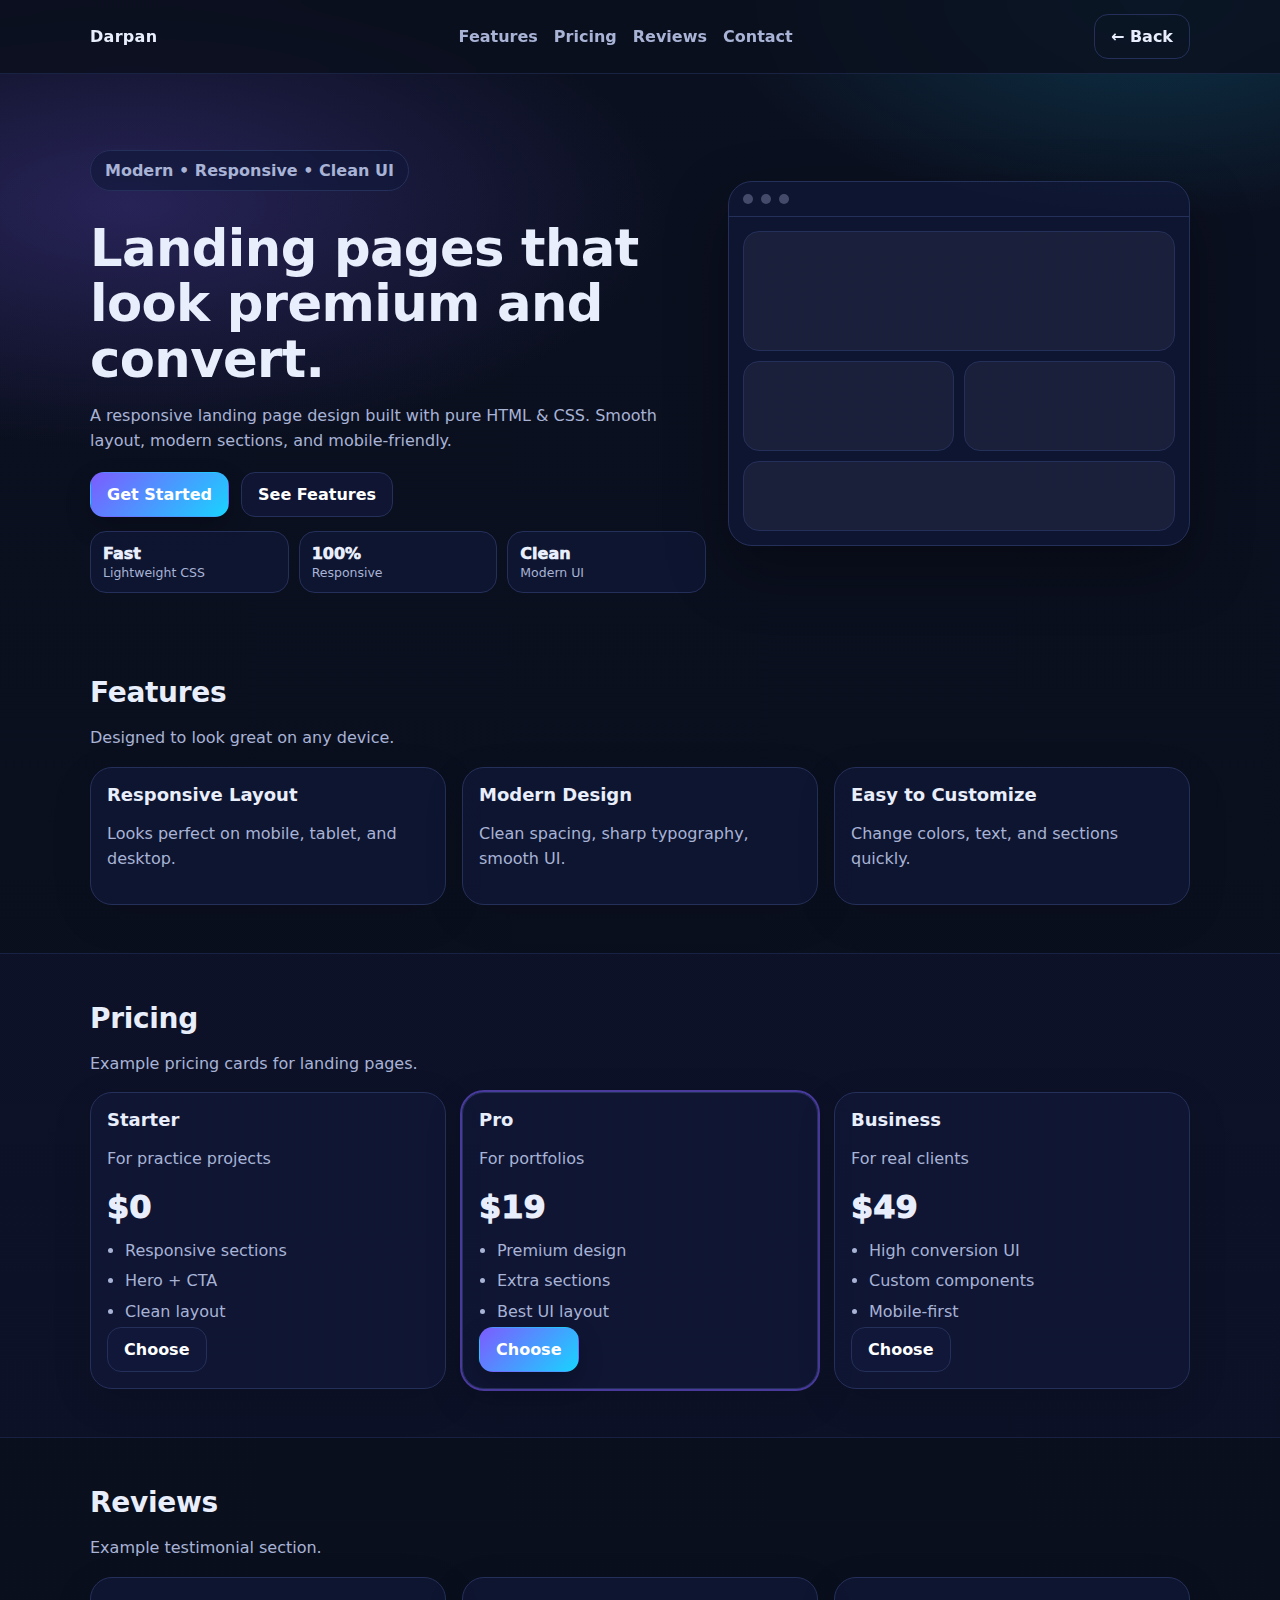
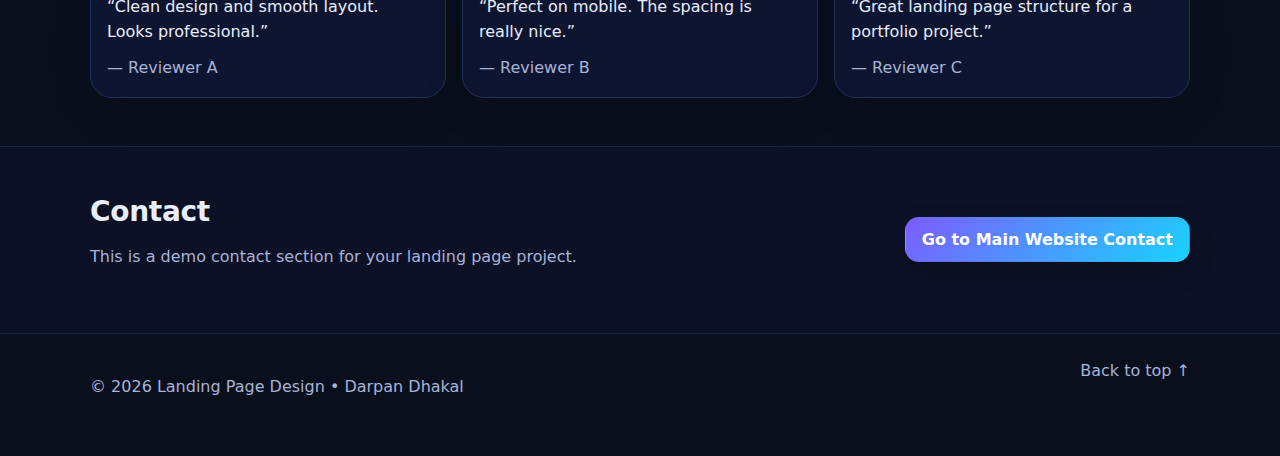
<file: Projects/landing-page/index.html>
<!doctype html>
<html lang="en">
<head>
  <meta charset="utf-8" />
  <meta name="viewport" content="width=device-width, initial-scale=1" />
  <title>Landing Page Design</title>

  <link rel="stylesheet" href="./style.css" />
</head>

<body>
  <header class="header">
    <div class="container nav">
      <a class="logo" href="#">Darpan</a>

      <nav class="links">
        <a href="#features">Features</a>
        <a href="#pricing">Pricing</a>
        <a href="#testimonials">Reviews</a>
        <a href="#contact">Contact</a>
      </nav>

      <a class="btn btn--ghost" href="../../index.html">← Back</a>
    </div>
  </header>

  <main>
    <section class="hero">
      <div class="container heroGrid">
        <div class="heroLeft">
          <p class="pill">Modern • Responsive • Clean UI</p>
          <h1>Landing pages that look premium and convert.</h1>
          <p class="muted">
            A responsive landing page design built with pure HTML & CSS.
            Smooth layout, modern sections, and mobile-friendly.
          </p>

          <div class="cta">
            <a class="btn" href="#pricing">Get Started</a>
            <a class="btn btn--soft" href="#features">See Features</a>
          </div>

          <div class="miniStats">
            <div class="stat">
              <span class="num">Fast</span>
              <span class="label">Lightweight CSS</span>
            </div>
            <div class="stat">
              <span class="num">100%</span>
              <span class="label">Responsive</span>
            </div>
            <div class="stat">
              <span class="num">Clean</span>
              <span class="label">Modern UI</span>
            </div>
          </div>
        </div>

        <div class="heroRight">
          <div class="mock">
            <div class="mockTop">
              <span></span><span></span><span></span>
            </div>
            <div class="mockBody">
              <div class="card big"></div>
              <div class="row">
                <div class="card"></div>
                <div class="card"></div>
              </div>
              <div class="card long"></div>
            </div>
          </div>
        </div>
      </div>
    </section>

    <section id="features" class="section">
      <div class="container">
        <h2>Features</h2>
        <p class="muted">Designed to look great on any device.</p>

        <div class="grid3">
          <article class="box">
            <h3>Responsive Layout</h3>
            <p class="muted">Looks perfect on mobile, tablet, and desktop.</p>
          </article>
          <article class="box">
            <h3>Modern Design</h3>
            <p class="muted">Clean spacing, sharp typography, smooth UI.</p>
          </article>
          <article class="box">
            <h3>Easy to Customize</h3>
            <p class="muted">Change colors, text, and sections quickly.</p>
          </article>
        </div>
      </div>
    </section>

    <section id="pricing" class="section alt">
      <div class="container">
        <h2>Pricing</h2>
        <p class="muted">Example pricing cards for landing pages.</p>

        <div class="grid3">
          <article class="price">
            <h3>Starter</h3>
            <p class="muted">For practice projects</p>
            <p class="money">$0</p>
            <ul>
              <li>Responsive sections</li>
              <li>Hero + CTA</li>
              <li>Clean layout</li>
            </ul>
            <a class="btn btn--soft" href="#contact">Choose</a>
          </article>

          <article class="price featured">
            <h3>Pro</h3>
            <p class="muted">For portfolios</p>
            <p class="money">$19</p>
            <ul>
              <li>Premium design</li>
              <li>Extra sections</li>
              <li>Best UI layout</li>
            </ul>
            <a class="btn" href="#contact">Choose</a>
          </article>

          <article class="price">
            <h3>Business</h3>
            <p class="muted">For real clients</p>
            <p class="money">$49</p>
            <ul>
              <li>High conversion UI</li>
              <li>Custom components</li>
              <li>Mobile-first</li>
            </ul>
            <a class="btn btn--soft" href="#contact">Choose</a>
          </article>
        </div>
      </div>
    </section>

    <section id="testimonials" class="section">
      <div class="container">
        <h2>Reviews</h2>
        <p class="muted">Example testimonial section.</p>

        <div class="grid3">
          <article class="quote">
            <p>“Clean design and smooth layout. Looks professional.”</p>
            <span class="muted">— Reviewer A</span>
          </article>
          <article class="quote">
            <p>“Perfect on mobile. The spacing is really nice.”</p>
            <span class="muted">— Reviewer B</span>
          </article>
          <article class="quote">
            <p>“Great landing page structure for a portfolio project.”</p>
            <span class="muted">— Reviewer C</span>
          </article>
        </div>
      </div>
    </section>

    <section id="contact" class="section alt">
      <div class="container contact">
        <div>
          <h2>Contact</h2>
          <p class="muted">This is a demo contact section for your landing page project.</p>
        </div>
        <a class="btn" href="../../index.html#contact">Go to Main Website Contact</a>
      </div>
    </section>
  </main>

  <footer class="footer">
    <div class="container foot">
      <p class="muted">© <span id="y"></span> Landing Page Design • Darpan Dhakal</p>
      <a class="muted" href="#top">Back to top ↑</a>
    </div>
  </footer>

  <script>
    document.getElementById("y").textContent = new Date().getFullYear();
  </script>
</body>
</html>
</file>
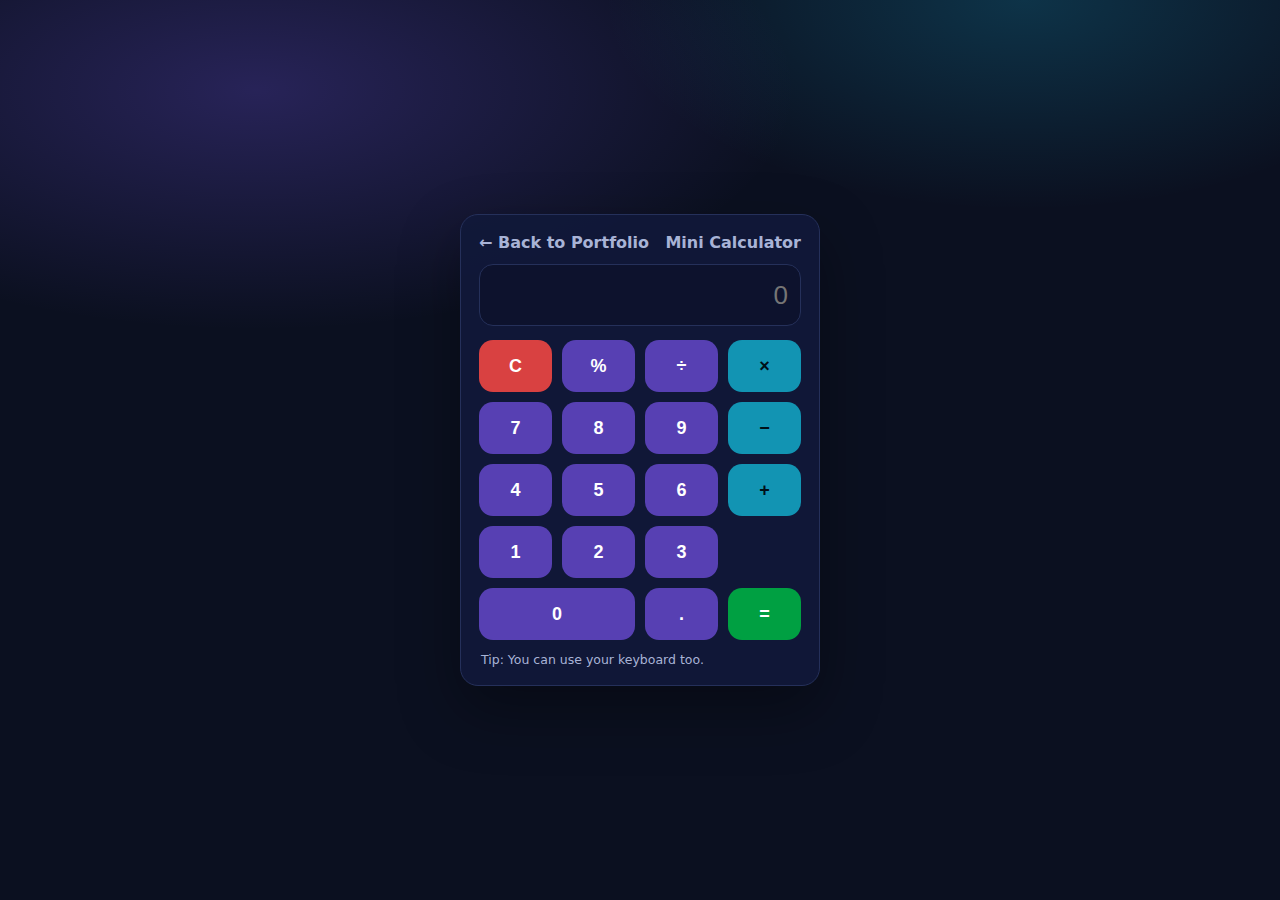
<file: Projects/mini-calculator/index.html>
<!doctype html>
<html lang="en">
<head>
  <meta charset="utf-8" />
  <meta name="viewport" content="width=device-width, initial-scale=1" />
  <title>Mini Calculator</title>

  <link rel="stylesheet" href="./style.css" />
</head>
<body>
  <main class="wrap">
    <section class="calc" aria-label="Mini calculator">
      <div class="top">
        <a class="back" href="../../index.html">← Back to Portfolio</a>
        <h1>Mini Calculator</h1>
      </div>

      <input id="display" class="display" type="text" inputmode="decimal" placeholder="0" readonly />

      <div class="grid">
        <button class="btn danger" data-action="clear">C</button>
        <button class="btn" data-value="%">%</button>
        <button class="btn" data-value="/">÷</button>
        <button class="btn operator" data-value="*">×</button>

        <button class="btn" data-value="7">7</button>
        <button class="btn" data-value="8">8</button>
        <button class="btn" data-value="9">9</button>
        <button class="btn operator" data-value="-">−</button>

        <button class="btn" data-value="4">4</button>
        <button class="btn" data-value="5">5</button>
        <button class="btn" data-value="6">6</button>
        <button class="btn operator" data-value="+">+</button>

        <button class="btn" data-value="1">1</button>
        <button class="btn" data-value="2">2</button>
        <button class="btn" data-value="3">3</button>

        <button class="btn wide" data-value="0">0</button>
        <button class="btn" data-value=".">.</button>
        <button class="btn equal" data-action="equals">=</button>
      </div>

      <p class="hint">Tip: You can use your keyboard too.</p>
    </section>
  </main>

  <script src="./script.js"></script>
</body>
</html>
</file>
<file: Projects/landing-page/style.css>
:root{
  --bg:#0b1020;
  --bg2:#0a0f1d;
  --panel:#11183a;
  --text:#e9eefc;
  --muted:#a8b3d6;
  --line:#25305a;
  --brand:#7c5cff;
  --brand2:#19d3ff;
  --shadow:0 24px 60px rgba(0,0,0,.35);
  --radius:18px;
  --container:1100px;
}

*{box-sizing:border-box}
body{
  margin:0;
  font-family: system-ui, -apple-system, Segoe UI, Roboto, Arial;
  background:
    radial-gradient(900px 400px at 10% 10%, rgba(124,92,255,.25), transparent 60%),
    radial-gradient(800px 400px at 90% 0%, rgba(25,211,255,.18), transparent 55%),
    linear-gradient(180deg, var(--bg), var(--bg2));
  color:var(--text);
}

a{color:inherit;text-decoration:none}
.container{width:min(var(--container), calc(100% - 40px)); margin:0 auto}

.header{
  position:sticky;
  top:0;
  backdrop-filter: blur(12px);
  background: color-mix(in srgb, var(--bg2) 80%, transparent);
  border-bottom:1px solid color-mix(in srgb, var(--line) 60%, transparent);
  z-index:10;
}
.nav{
  display:flex;
  align-items:center;
  justify-content:space-between;
  padding:14px 0;
  gap:14px;
}
.logo{
  font-weight:900;
  letter-spacing:.3px;
}
.links{
  display:flex;
  gap:16px;
  flex-wrap:wrap;
  justify-content:center;
}
.links a{color:var(--muted); font-weight:700}
.links a:hover{color:var(--text)}

.btn{
  display:inline-flex;
  align-items:center;
  justify-content:center;
  padding:12px 16px;
  border-radius:14px;
  font-weight:900;
  background:linear-gradient(135deg,var(--brand),var(--brand2));
  color:white;
  border:1px solid transparent;
  box-shadow:0 10px 24px rgba(0,0,0,.22);
}
.btn--soft{
  background:color-mix(in srgb, var(--panel) 70%, transparent);
  border:1px solid var(--line);
  box-shadow:none;
}
.btn--ghost{
  background:transparent;
  border:1px solid var(--line);
  box-shadow:none;
  color:var(--text);
}

.hero{padding:60px 0 35px}
.heroGrid{
  display:grid;
  grid-template-columns: 1.2fr .9fr;
  gap:22px;
  align-items:center;
}
.pill{
  display:inline-flex;
  gap:10px;
  padding:10px 14px;
  border-radius:999px;
  border:1px solid var(--line);
  background:color-mix(in srgb, var(--panel) 65%, transparent);
  color:var(--muted);
  font-weight:800;
}
h1{margin:14px 0 10px; font-size:clamp(30px, 4vw, 52px); line-height:1.08; letter-spacing:-.6px}
h2{margin:0 0 8px; font-size:28px; letter-spacing:-.3px}
h3{margin:0 0 8px; font-size:18px}
.muted{color:var(--muted); line-height:1.6}

.cta{display:flex; gap:12px; flex-wrap:wrap; margin:18px 0 14px}

.miniStats{
  display:grid;
  grid-template-columns: repeat(3, 1fr);
  gap:10px;
}
.stat{
  border:1px solid var(--line);
  background:color-mix(in srgb, var(--panel) 65%, transparent);
  border-radius:16px;
  padding:12px;
}
.num{display:block; font-weight:950}
.label{display:block; font-size:12.5px; color:var(--muted); margin-top:2px}

.mock{
  border:1px solid var(--line);
  background:color-mix(in srgb, var(--panel) 65%, transparent);
  border-radius:24px;
  overflow:hidden;
  box-shadow:var(--shadow);
}
.mockTop{
  display:flex;
  gap:8px;
  padding:12px 14px;
  border-bottom:1px solid var(--line);
}
.mockTop span{
  width:10px;height:10px;border-radius:50%;
  background:color-mix(in srgb, var(--muted) 35%, transparent);
}
.mockBody{padding:14px; display:grid; gap:10px}
.card{
  border-radius:16px;
  border:1px solid var(--line);
  background:rgba(255,255,255,.05);
  height:90px;
}
.big{height:120px}
.row{display:grid; grid-template-columns:1fr 1fr; gap:10px}
.long{height:70px}

.section{padding:48px 0}
.section.alt{
  background: color-mix(in srgb, var(--panel) 35%, transparent);
  border-top:1px solid color-mix(in srgb, var(--line) 55%, transparent);
  border-bottom:1px solid color-mix(in srgb, var(--line) 55%, transparent);
}
.grid3{
  margin-top:14px;
  display:grid;
  grid-template-columns:repeat(3,1fr);
  gap:16px;
}
.box, .price, .quote{
  border:1px solid var(--line);
  background:color-mix(in srgb, var(--panel) 65%, transparent);
  border-radius:22px;
  padding:16px;
  box-shadow: 0 12px 40px rgba(0,0,0,.12);
}
.price ul{margin:10px 0 0; padding-left:18px; color:var(--muted); line-height:1.9}
.money{font-size:32px; font-weight:950; margin:10px 0 8px}
.featured{outline:2px solid color-mix(in srgb, var(--brand) 55%, transparent)}
.quote p{margin:0 0 10px; line-height:1.6}

.contact{
  display:flex;
  align-items:center;
  justify-content:space-between;
  gap:14px;
  flex-wrap:wrap;
}

.footer{padding:24px 0 40px}
.foot{
  display:flex;
  justify-content:space-between;
  gap:12px;
  flex-wrap:wrap;
}

@media (max-width: 950px){
  .heroGrid{grid-template-columns:1fr}
  .grid3{grid-template-columns:1fr}
  .miniStats{grid-template-columns:1fr}
  .links{display:none}
}
</file>
<file: Projects/mini-calculator/style.css>
:root{
  --bg:#0b1020;
  --panel:#11183a;
  --text:#e9eefc;
  --muted:#a8b3d6;
  --brand:#7c5cff;
  --brand2:#19d3ff;
  --danger:#ff4d4d;
  --ok:#00c853;
  --line:#25305a;
}

*{box-sizing:border-box}
body{
  margin:0;
  font-family: system-ui, -apple-system, Segoe UI, Roboto, Arial;
  background: radial-gradient(900px 400px at 20% 10%, rgba(124,92,255,.25), transparent 60%),
              radial-gradient(700px 350px at 80% 0%, rgba(25,211,255,.18), transparent 60%),
              var(--bg);
  color:var(--text);
}

.wrap{
  min-height:100vh;
  display:grid;
  place-items:center;
  padding:20px;
}

.calc{
  width:min(360px, 92vw);
  background: color-mix(in srgb, var(--panel) 90%, transparent);
  border:1px solid var(--line);
  border-radius:18px;
  padding:18px;
  box-shadow: 0 24px 60px rgba(0,0,0,.35);
}

.top{
  display:flex;
  align-items:flex-start;
  justify-content:space-between;
  gap:10px;
  margin-bottom:12px;
}

.top h1{
  font-size:16px;
  margin:0;
  color:var(--muted);
  font-weight:700;
}

.back{
  color:var(--muted);
  text-decoration:none;
  font-weight:700;
}
.back:hover{ text-decoration:underline; }

.display{
  width:100%;
  height:62px;
  border-radius:14px;
  border:1px solid var(--line);
  background: rgba(0,0,0,.18);
  color:var(--text);
  font-size:26px;
  padding:10px 12px;
  text-align:right;
  outline:none;
}

.grid{
  display:grid;
  grid-template-columns: repeat(4, 1fr);
  gap:10px;
  margin-top:14px;
}

.btn{
  height:52px;
  border:none;
  border-radius:14px;
  background: color-mix(in srgb, var(--brand) 70%, #000 30%);
  color:white;
  font-size:18px;
  font-weight:800;
  cursor:pointer;
  transition: transform .12s ease;
}
.btn:hover{ transform: translateY(-1px); }

.operator{
  background: color-mix(in srgb, var(--brand2) 70%, #000 30%);
  color:#001018;
}

.danger{ background: color-mix(in srgb, var(--danger) 85%, #000 15%); }
.equal{ background: color-mix(in srgb, var(--ok) 80%, #000 20%); }

.wide{ grid-column: span 2; }

.hint{
  margin:12px 2px 0;
  color:var(--muted);
  font-size:12.5px;
}
</file>
